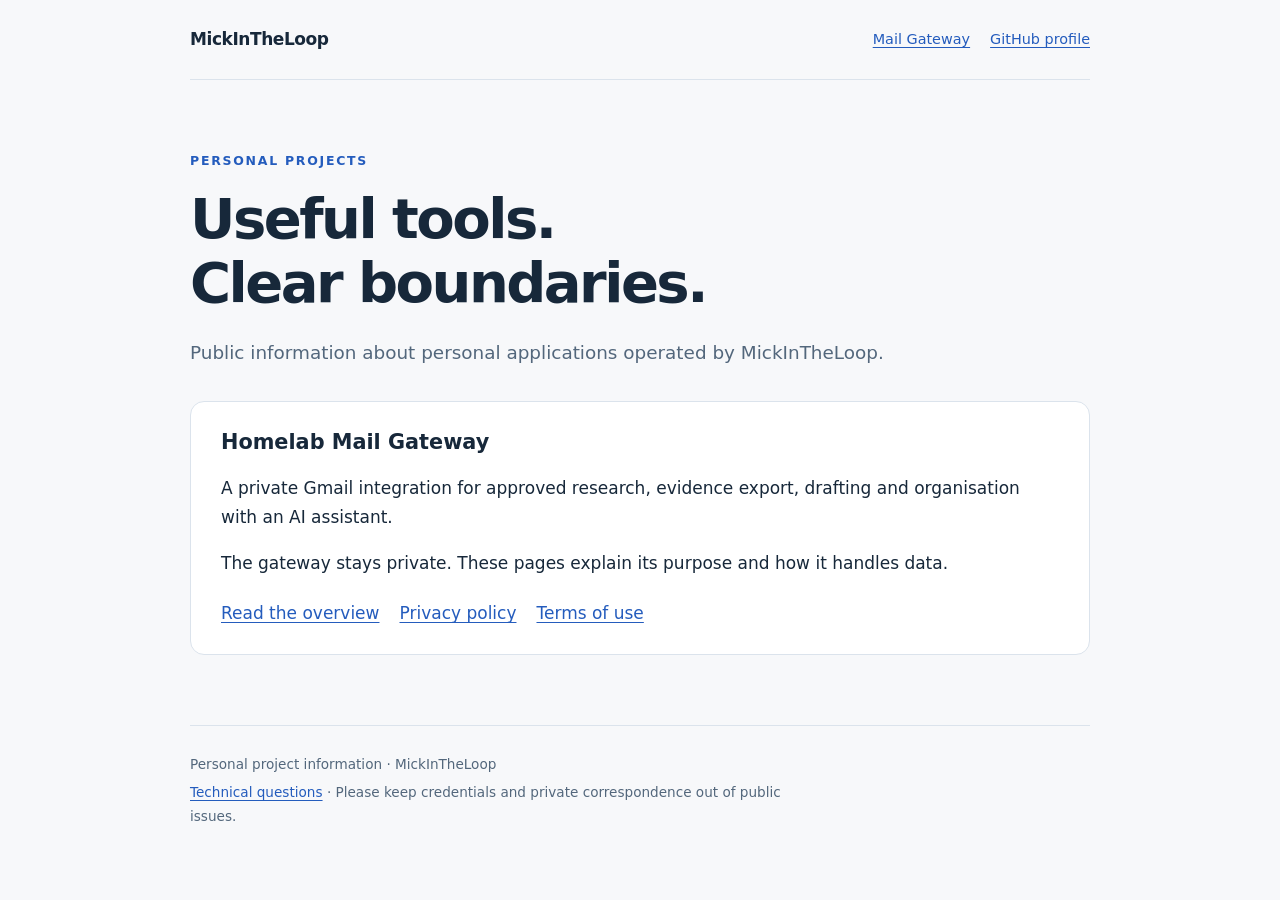
<file: index.html>
<!doctype html>
<html lang="en-GB"><head><meta charset="utf-8"><meta name="viewport" content="width=device-width, initial-scale=1"><title>MickInTheLoop — Personal projects</title><meta name="description" content="Public information for MickInTheLoop personal applications."><meta name="referrer" content="no-referrer"><meta http-equiv="Content-Security-Policy" content="default-src 'none'; style-src 'self'; base-uri 'none'; form-action 'none'"><link rel="canonical" href="https://mickintheloop.github.io/"><link rel="stylesheet" href="style.css"></head>
<body><a class="skip" href="#main">Skip to content</a><header><a class="brand" href="index.html">MickInTheLoop</a><nav aria-label="Main"><a href="apps/google-gateway/index.html">Mail Gateway</a><a href="https://github.com/MickInTheLoop">GitHub profile</a></nav></header><main id="main"><p class="eyebrow">Personal projects</p><h1>Useful tools.<br>Clear boundaries.</h1><p class="lead">Public information about personal applications operated by MickInTheLoop.</p><section class="panel" aria-labelledby="mail"><h2 id="mail">Homelab Mail Gateway</h2><p>A private Gmail integration for approved research, evidence export, drafting and organisation with an AI assistant.</p><p>The gateway stays private. These pages explain its purpose and how it handles data.</p><div class="links"><a href="apps/google-gateway/index.html">Read the overview</a><a href="apps/google-gateway/privacy.html">Privacy policy</a><a href="apps/google-gateway/terms.html">Terms of use</a></div></section></main><footer><p>Personal project information · MickInTheLoop</p><p><a href="https://github.com/MickInTheLoop/mickintheloop.github.io/issues">Technical questions</a> · Please keep credentials and private correspondence out of public issues.</p></footer></body></html>
</file>
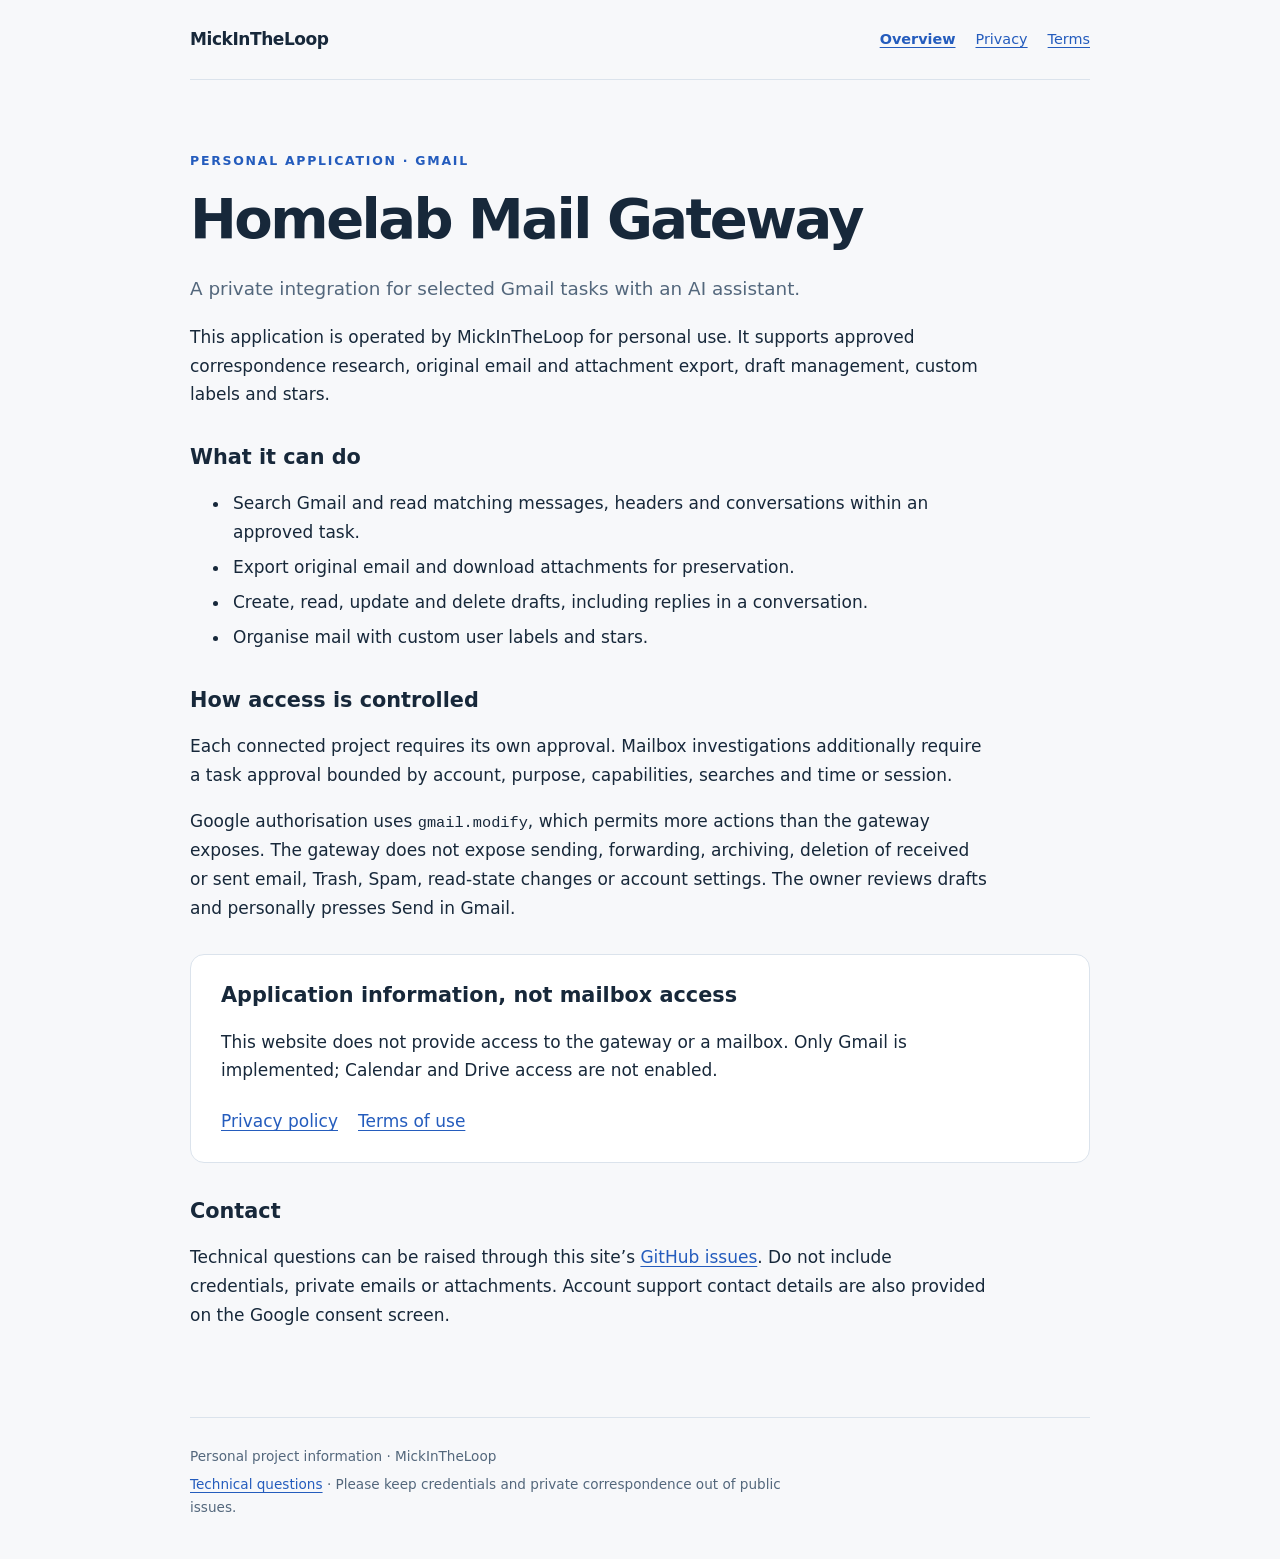
<file: apps/google-gateway/index.html>
<!doctype html>
<html lang="en-GB"><head><meta charset="utf-8"><meta name="viewport" content="width=device-width, initial-scale=1"><title>Homelab Mail Gateway — Overview</title><meta name="description" content="Purpose, permissions and access controls for a personal Gmail integration."><meta name="referrer" content="no-referrer"><meta http-equiv="Content-Security-Policy" content="default-src 'none'; style-src 'self'; base-uri 'none'; form-action 'none'"><link rel="canonical" href="https://mickintheloop.github.io/apps/google-gateway/"><link rel="stylesheet" href="../../style.css"></head>
<body><a class="skip" href="#main">Skip to content</a><header><a class="brand" href="../../index.html">MickInTheLoop</a><nav aria-label="Application"><a href="index.html" aria-current="page">Overview</a><a href="privacy.html">Privacy</a><a href="terms.html">Terms</a></nav></header><main id="main"><p class="eyebrow">Personal application · Gmail</p><h1>Homelab Mail Gateway</h1><p class="lead">A private integration for selected Gmail tasks with an AI assistant.</p><p>This application is operated by MickInTheLoop for personal use. It supports approved correspondence research, original email and attachment export, draft management, custom labels and stars.</p><h2>What it can do</h2><ul><li>Search Gmail and read matching messages, headers and conversations within an approved task.</li><li>Export original email and download attachments for preservation.</li><li>Create, read, update and delete drafts, including replies in a conversation.</li><li>Organise mail with custom user labels and stars.</li></ul><h2>How access is controlled</h2><p>Each connected project requires its own approval. Mailbox investigations additionally require a task approval bounded by account, purpose, capabilities, searches and time or session.</p><p>Google authorisation uses <code>gmail.modify</code>, which permits more actions than the gateway exposes. The gateway does not expose sending, forwarding, archiving, deletion of received or sent email, Trash, Spam, read-state changes or account settings. The owner reviews drafts and personally presses Send in Gmail.</p><section class="panel"><h2>Application information, not mailbox access</h2><p>This website does not provide access to the gateway or a mailbox. Only Gmail is implemented; Calendar and Drive access are not enabled.</p><div class="links"><a href="privacy.html">Privacy policy</a><a href="terms.html">Terms of use</a></div></section><h2>Contact</h2><p>Technical questions can be raised through this site’s <a href="https://github.com/MickInTheLoop/mickintheloop.github.io/issues">GitHub issues</a>. Do not include credentials, private emails or attachments. Account support contact details are also provided on the Google consent screen.</p></main><footer><p>Personal project information · MickInTheLoop</p><p><a href="https://github.com/MickInTheLoop/mickintheloop.github.io/issues">Technical questions</a> · Please keep credentials and private correspondence out of public issues.</p></footer></body></html>
</file>
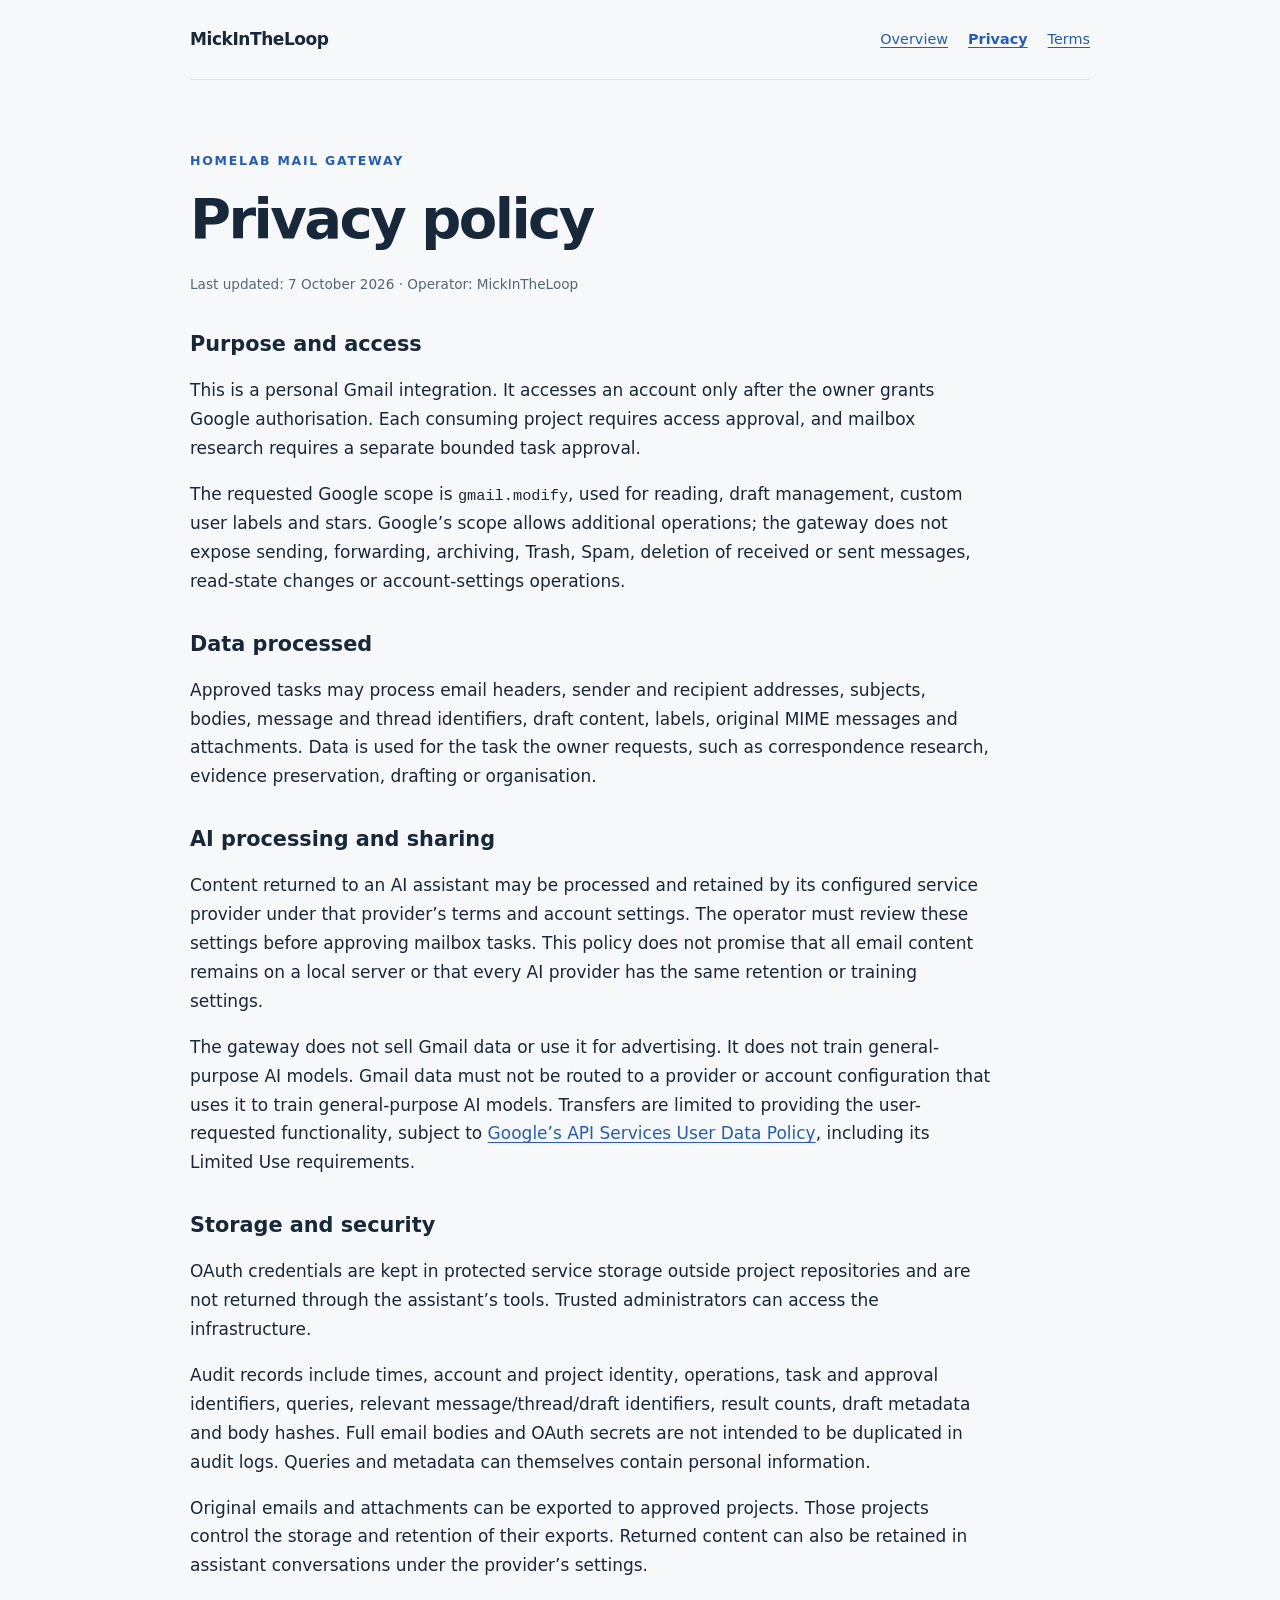
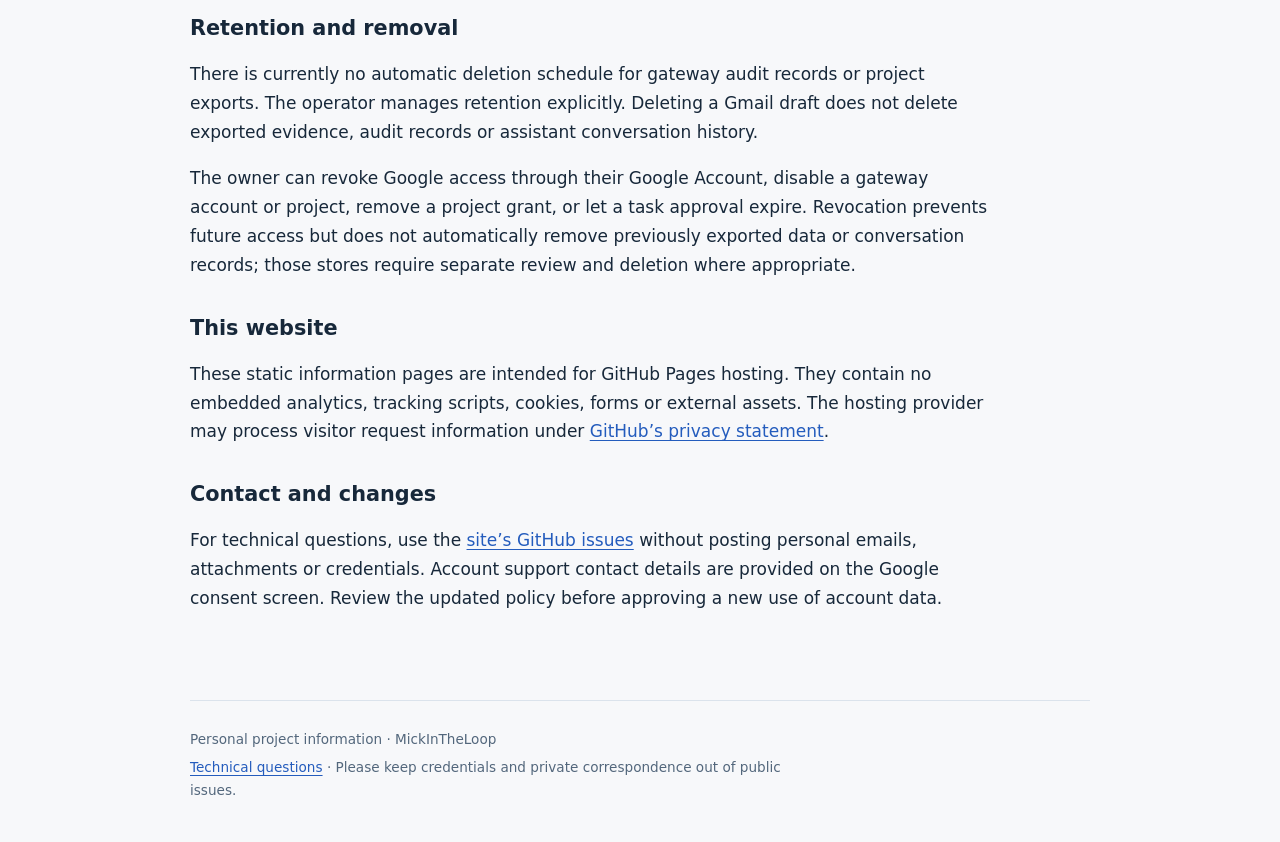
<file: apps/google-gateway/privacy.html>
<!doctype html>
<html lang="en-GB"><head><meta charset="utf-8"><meta name="viewport" content="width=device-width, initial-scale=1"><title>Homelab Mail Gateway — Privacy policy</title><meta name="description" content="How the personal Gmail gateway accesses, uses, stores and shares data."><meta name="referrer" content="no-referrer"><meta http-equiv="Content-Security-Policy" content="default-src 'none'; style-src 'self'; base-uri 'none'; form-action 'none'"><link rel="canonical" href="https://mickintheloop.github.io/apps/google-gateway/privacy.html"><link rel="stylesheet" href="../../style.css"></head>
<body><a class="skip" href="#main">Skip to content</a><header><a class="brand" href="../../index.html">MickInTheLoop</a><nav aria-label="Application"><a href="index.html">Overview</a><a href="privacy.html" aria-current="page">Privacy</a><a href="terms.html">Terms</a></nav></header><main id="main"><p class="eyebrow">Homelab Mail Gateway</p><h1>Privacy policy</h1><p class="meta">Last updated: 7 October 2026 · Operator: MickInTheLoop</p><h2>Purpose and access</h2><p>This is a personal Gmail integration. It accesses an account only after the owner grants Google authorisation. Each consuming project requires access approval, and mailbox research requires a separate bounded task approval.</p><p>The requested Google scope is <code>gmail.modify</code>, used for reading, draft management, custom user labels and stars. Google’s scope allows additional operations; the gateway does not expose sending, forwarding, archiving, Trash, Spam, deletion of received or sent messages, read-state changes or account-settings operations.</p><h2>Data processed</h2><p>Approved tasks may process email headers, sender and recipient addresses, subjects, bodies, message and thread identifiers, draft content, labels, original MIME messages and attachments. Data is used for the task the owner requests, such as correspondence research, evidence preservation, drafting or organisation.</p><h2>AI processing and sharing</h2><p>Content returned to an AI assistant may be processed and retained by its configured service provider under that provider’s terms and account settings. The operator must review these settings before approving mailbox tasks. This policy does not promise that all email content remains on a local server or that every AI provider has the same retention or training settings.</p><p>The gateway does not sell Gmail data or use it for advertising. It does not train general-purpose AI models. Gmail data must not be routed to a provider or account configuration that uses it to train general-purpose AI models. Transfers are limited to providing the user-requested functionality, subject to <a href="https://developers.google.com/terms/api-services-user-data-policy">Google’s API Services User Data Policy</a>, including its Limited Use requirements.</p><h2>Storage and security</h2><p>OAuth credentials are kept in protected service storage outside project repositories and are not returned through the assistant’s tools. Trusted administrators can access the infrastructure.</p><p>Audit records include times, account and project identity, operations, task and approval identifiers, queries, relevant message/thread/draft identifiers, result counts, draft metadata and body hashes. Full email bodies and OAuth secrets are not intended to be duplicated in audit logs. Queries and metadata can themselves contain personal information.</p><p>Original emails and attachments can be exported to approved projects. Those projects control the storage and retention of their exports. Returned content can also be retained in assistant conversations under the provider’s settings.</p><h2>Retention and removal</h2><p>There is currently no automatic deletion schedule for gateway audit records or project exports. The operator manages retention explicitly. Deleting a Gmail draft does not delete exported evidence, audit records or assistant conversation history.</p><p>The owner can revoke Google access through their Google Account, disable a gateway account or project, remove a project grant, or let a task approval expire. Revocation prevents future access but does not automatically remove previously exported data or conversation records; those stores require separate review and deletion where appropriate.</p><h2>This website</h2><p>These static information pages are intended for GitHub Pages hosting. They contain no embedded analytics, tracking scripts, cookies, forms or external assets. The hosting provider may process visitor request information under <a href="https://docs.github.com/en/site-policy/privacy-policies/github-general-privacy-statement">GitHub’s privacy statement</a>.</p><h2>Contact and changes</h2><p>For technical questions, use the <a href="https://github.com/MickInTheLoop/mickintheloop.github.io/issues">site’s GitHub issues</a> without posting personal emails, attachments or credentials. Account support contact details are provided on the Google consent screen. Review the updated policy before approving a new use of account data.</p></main><footer><p>Personal project information · MickInTheLoop</p><p><a href="https://github.com/MickInTheLoop/mickintheloop.github.io/issues">Technical questions</a> · Please keep credentials and private correspondence out of public issues.</p></footer></body></html>
</file>
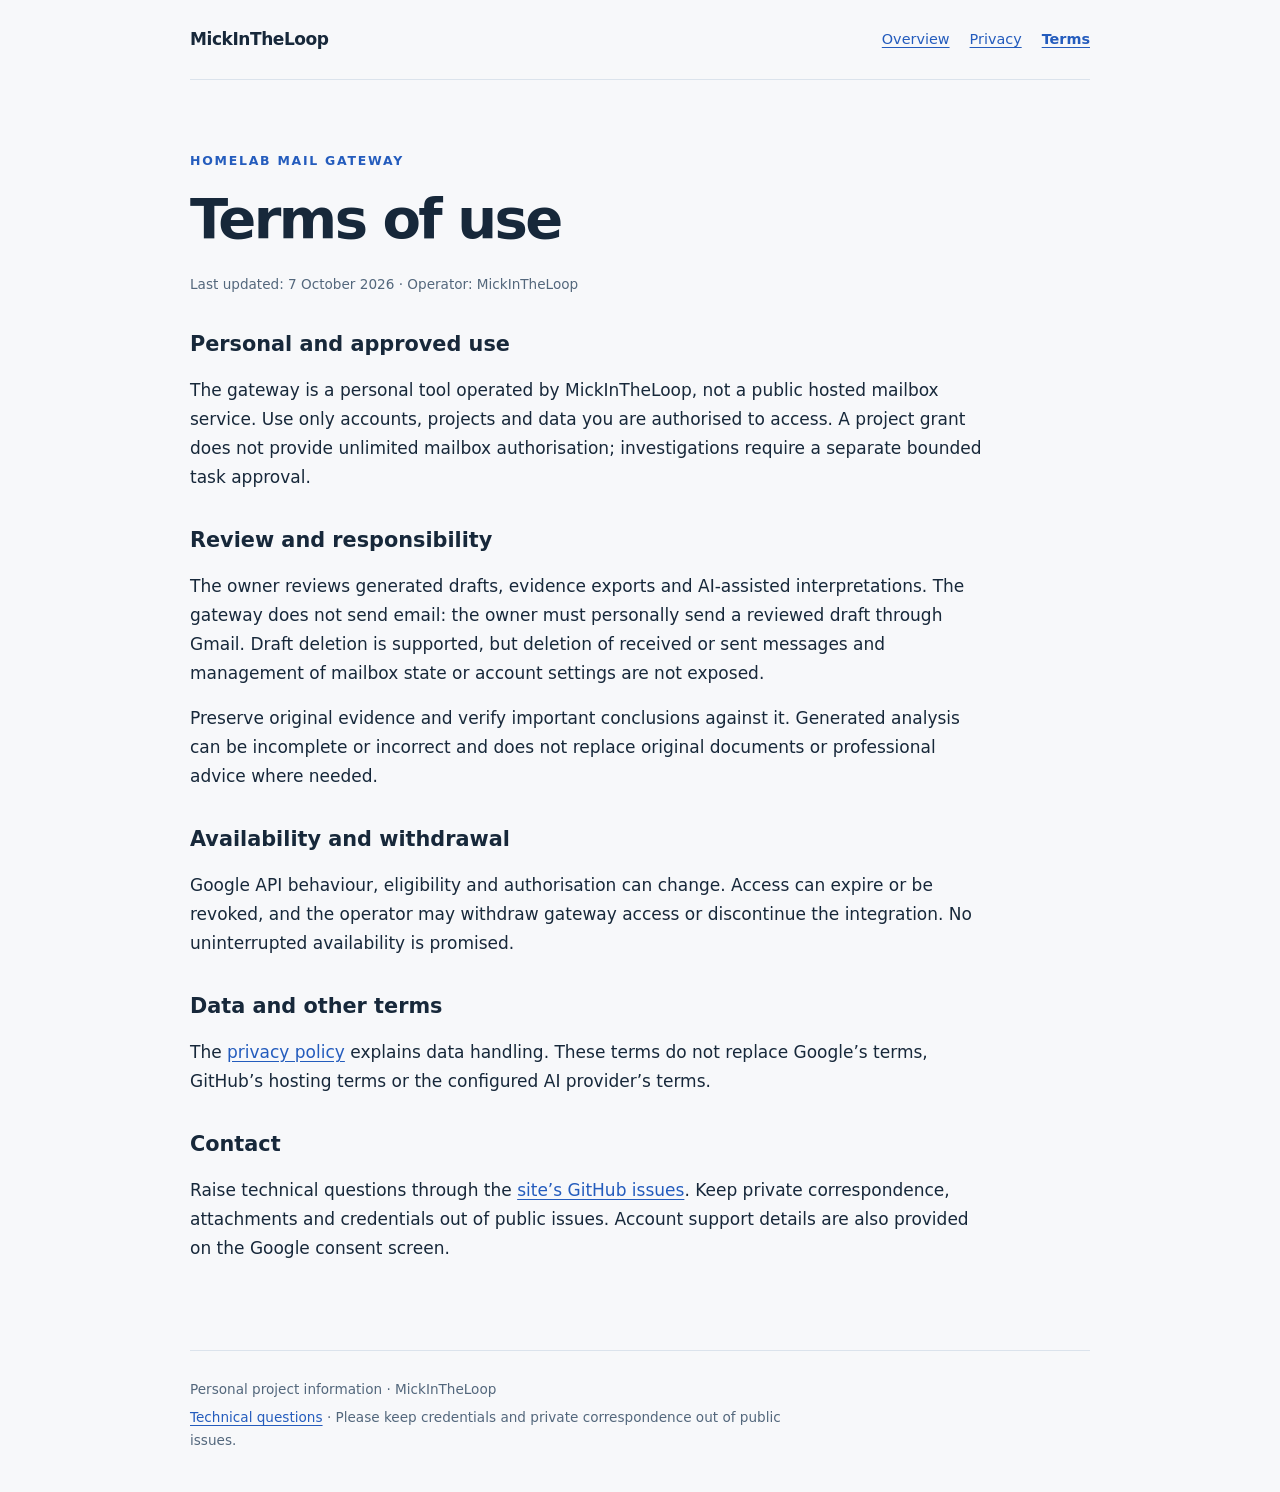
<file: apps/google-gateway/terms.html>
<!doctype html>
<html lang="en-GB"><head><meta charset="utf-8"><meta name="viewport" content="width=device-width, initial-scale=1"><title>Homelab Mail Gateway — Terms of use</title><meta name="description" content="Terms for approved personal use of the Gmail gateway."><meta name="referrer" content="no-referrer"><meta http-equiv="Content-Security-Policy" content="default-src 'none'; style-src 'self'; base-uri 'none'; form-action 'none'"><link rel="canonical" href="https://mickintheloop.github.io/apps/google-gateway/terms.html"><link rel="stylesheet" href="../../style.css"></head>
<body><a class="skip" href="#main">Skip to content</a><header><a class="brand" href="../../index.html">MickInTheLoop</a><nav aria-label="Application"><a href="index.html">Overview</a><a href="privacy.html">Privacy</a><a href="terms.html" aria-current="page">Terms</a></nav></header><main id="main"><p class="eyebrow">Homelab Mail Gateway</p><h1>Terms of use</h1><p class="meta">Last updated: 7 October 2026 · Operator: MickInTheLoop</p><h2>Personal and approved use</h2><p>The gateway is a personal tool operated by MickInTheLoop, not a public hosted mailbox service. Use only accounts, projects and data you are authorised to access. A project grant does not provide unlimited mailbox authorisation; investigations require a separate bounded task approval.</p><h2>Review and responsibility</h2><p>The owner reviews generated drafts, evidence exports and AI-assisted interpretations. The gateway does not send email: the owner must personally send a reviewed draft through Gmail. Draft deletion is supported, but deletion of received or sent messages and management of mailbox state or account settings are not exposed.</p><p>Preserve original evidence and verify important conclusions against it. Generated analysis can be incomplete or incorrect and does not replace original documents or professional advice where needed.</p><h2>Availability and withdrawal</h2><p>Google API behaviour, eligibility and authorisation can change. Access can expire or be revoked, and the operator may withdraw gateway access or discontinue the integration. No uninterrupted availability is promised.</p><h2>Data and other terms</h2><p>The <a href="privacy.html">privacy policy</a> explains data handling. These terms do not replace Google’s terms, GitHub’s hosting terms or the configured AI provider’s terms.</p><h2>Contact</h2><p>Raise technical questions through the <a href="https://github.com/MickInTheLoop/mickintheloop.github.io/issues">site’s GitHub issues</a>. Keep private correspondence, attachments and credentials out of public issues. Account support details are also provided on the Google consent screen.</p></main><footer><p>Personal project information · MickInTheLoop</p><p><a href="https://github.com/MickInTheLoop/mickintheloop.github.io/issues">Technical questions</a> · Please keep credentials and private correspondence out of public issues.</p></footer></body></html>
</file>
<file: style.css>
@charset "UTF-8";
:root { color-scheme: light dark; --bg:#f7f8fa; --paper:#fff; --ink:#17283a; --muted:#53677c; --line:#dbe3ec; --accent:#245cbd; }
* { box-sizing:border-box; } body { margin:0; background:var(--bg); color:var(--ink); font:17px/1.7 system-ui,-apple-system,BlinkMacSystemFont,"Segoe UI",sans-serif; }
a { color:var(--accent); text-underline-offset:.2em; } a:hover { text-decoration-thickness:2px; } a:focus-visible { outline:3px solid var(--accent); outline-offset:5px; }
.skip { position:absolute; top:-80px; left:16px; padding:10px; background:var(--paper); z-index:10; } .skip:focus { top:8px; }
header, main, footer { width:min(100% - 40px,900px); margin:auto; } header { padding:25px 0; display:flex; flex-wrap:wrap; justify-content:space-between; align-items:center; gap:14px; border-bottom:1px solid var(--line); }
.brand { font-weight:750; color:var(--ink); text-decoration:none; letter-spacing:-.025em; } nav { display:flex; flex-wrap:wrap; gap:20px; font-size:.9rem; } nav a[aria-current="page"] { font-weight:700; }
main { padding:58px 0 70px; } .eyebrow { font-size:.78rem; letter-spacing:.14em; text-transform:uppercase; font-weight:750; color:var(--accent); }
h1 { font-size:clamp(2rem,6vw,3.5rem); line-height:1.15; letter-spacing:-.045em; margin:15px 0 22px; max-width:20ch; } h2 { font-size:1.3rem; margin:34px 0 10px; line-height:1.4; } p,ul { max-width:74ch; } .lead { font-size:1.15rem; color:var(--muted); }
.panel { padding:26px 30px; margin-top:32px; border:1px solid var(--line); border-radius:14px; background:var(--paper); } .panel h2 { margin-top:0; } .meta { font-size:.85rem; color:var(--muted); } .links { display:flex; flex-wrap:wrap; gap:20px; margin-top:22px; }
footer { border-top:1px solid var(--line); padding:22px 0 35px; color:var(--muted); font-size:.85rem; } footer p { margin:5px 0; } li { padding-left:3px; margin-bottom:6px; } code { font-size:.9em; }
@media(max-width:520px) { header,main,footer { width:calc(100% - 32px); } main { padding-top:36px; } .panel { padding:22px; } nav { gap:14px; } }
@media(prefers-color-scheme:dark) { :root { --bg:#0e1824; --paper:#162334; --ink:#edf3fa; --muted:#aec0d2; --line:#314358; --accent:#8db8ff; } }
@media print { body { background:#fff; color:#000; font-size:11pt; } header,footer,.skip { display:none; } main { width:100%; padding:0; } a { color:inherit; } .panel { border:1px solid #999; break-inside:avoid; } }
</file>
